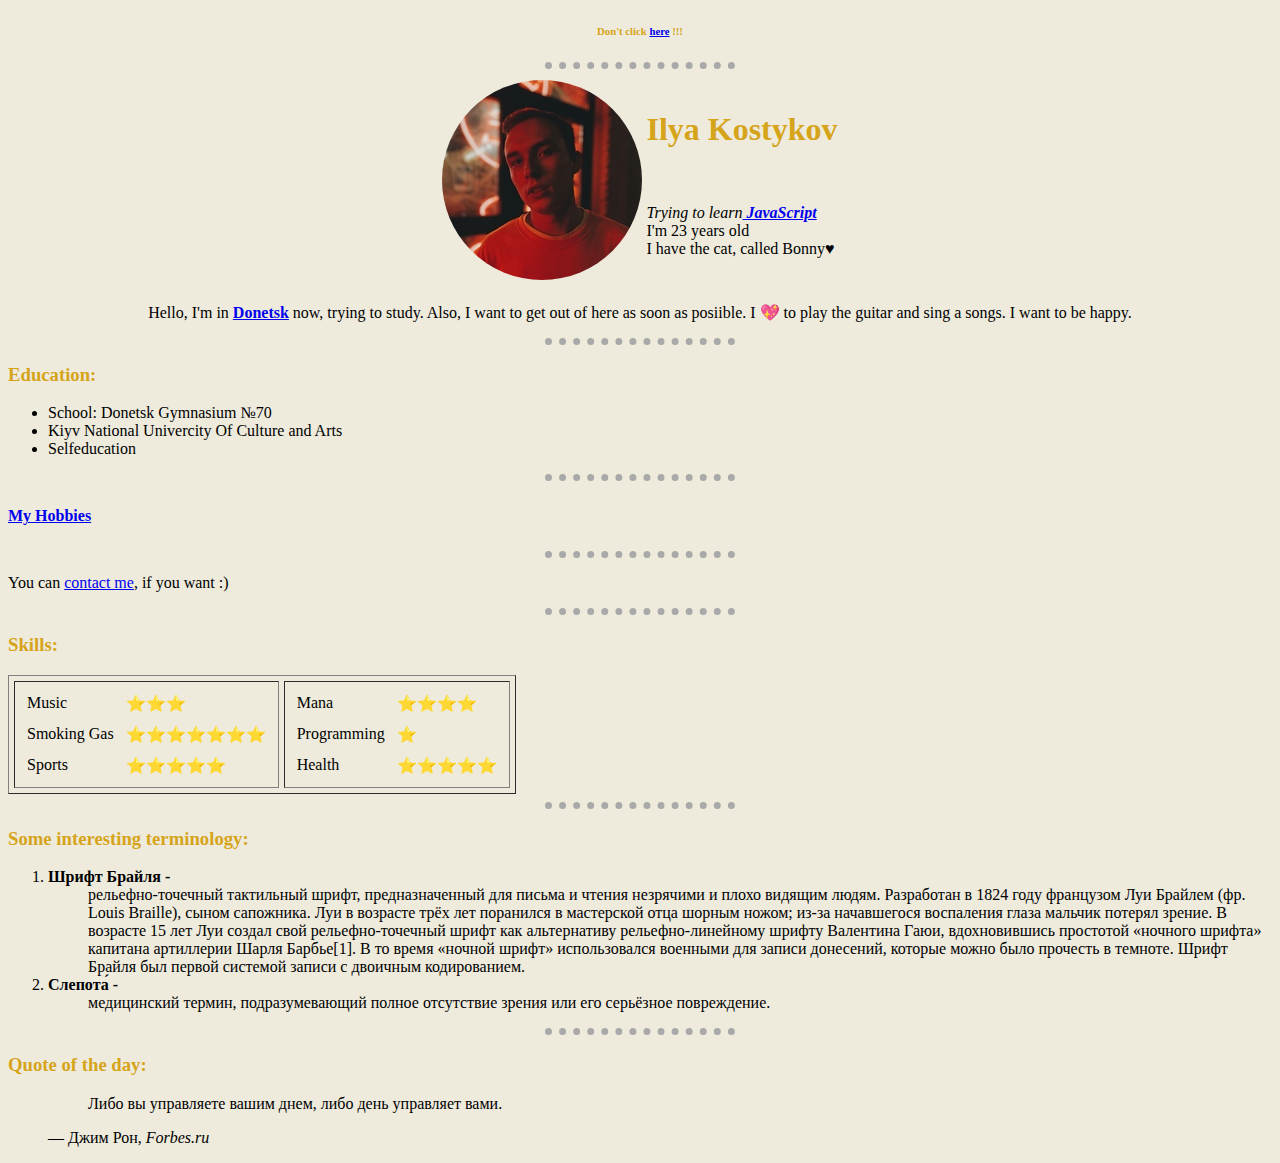
<file: index.html>
<!DOCTYPE html>
<html>

<head>
  <meta charset="utf-8">
  <title>Ilya's Personal Site</title>
  <link rel="stylesheet" href="css/styles.css">
</head>

<body>
  <center>
    <h6>Don't click <a href="doNotGoHere.html"><strong> here</strong></a> !!!</h6>
  </center>
  <hr><center>
    <table>
      <tbody>
        <tr>
          <td><img onclick="alert('Красивый парень!')" src="images/ME.png" alt="If you see it - you are badass!"></td>
          <td>
            <h1>Ilya Kostykov</h1>
            <br>
            <p>
              <em>Trying to learn<a href="https://ru.wikipedia.org/wiki/JavaScript"><strong> JavaScript</strong></a></em>
              <br>
              I'm 23 years old
              <br>
              I have the cat, called Bonny♥
            </p>
          </td>
        </tr>
      </tbody>
    </table>
  <p>
    Hello, I'm in <strong><a href="https://ru.wikipedia.org/wiki/%D0%94%D0%BE%D0%BD%D0%B5%D1%86%D0%BA">Donetsk</a></strong> now, trying to study. Also, I want to get out of here as soon as posiible. I 💖 to play the guitar and sing a songs. I want
    to
    be happy.
  </p>
  </center>
  <hr>
  <h3>Education:</h3>
  <ul>
    <li>School: Donetsk Gymnasium №70</li>
    <li>Kiyv National Univercity Of Culture and Arts</li>
    <li>Selfeducation</li>
  </ul><hr><br>
  <a href="hobbies.html"><strong>My Hobbies</strong></a>
  <br><br>
  <hr>
  <p>You can <a href="contactMe.html">contact me</a>, if you want :)</p>
  <hr>
  <h3>Skills:</h3>
  <table border="1" cellspacing='5'>
    <tbody>
      <tr>
        <td>
          <table cellspacing='10'>
            <tr>
              <td>Music</td>
              <td>⭐⭐⭐</td>
            </tr>
            <tr>
              <td>Smoking Gas</td>
              <td>⭐⭐⭐⭐⭐⭐⭐</td>
            </tr>
            <tr>
              <td>Sports</td>
              <td>⭐⭐⭐⭐⭐</td>
            </tr>
          </table>
        </td>
        <td>
          <table cellspacing='10'>
            <tr>
              <td>Mana</td>
              <td>⭐⭐⭐⭐</td>
            </tr>
            <tr>
            <td>Programming</td>
              <td>⭐</td>
            </tr>
            <tr>
              <td>Health</td>
              <td>⭐⭐⭐⭐⭐</td>
            </tr>
          </table>
        </td>
      </tr>
    </tbody>
  </table>
  <hr>
  <h3>Some interesting terminology:</h3>
  <ol>
    <li>
      <dl>
        <dt><strong>Шрифт Брайля -</strong></dt>
        <dd>рельефно-точечный тактильный шрифт, предназначенный для письма и чтения незрячими и плохо видящим людям. Разработан в 1824 году французом Луи Брайлем (фр. Louis Braille), сыном сапожника. Луи в возрасте трёх лет поранился в мастерской отца шорным ножом; из-за начавшегося воспаления глаза мальчик потерял зрение. В возрасте 15 лет Луи создал свой рельефно-точечный шрифт как альтернативу рельефно-линейному шрифту Валентина Гаюи, вдохновившись простотой «ночного шрифта» капитана артиллерии Шарля Барбье[1]. В то время «ночной шрифт» использовался военными для записи донесений, которые можно было прочесть в темноте. Шрифт Брайля был первой системой записи с двоичным кодированием.</dd>
      </dl>
    </li>
    <li>
      <dl>
        <dt><strong>Слепота́ -</strong></dt>
        <dd>медицинский термин, подразумевающий полное отсутствие зрения или его серьёзное повреждение.</dd>
      </dl>
    </li>
  </ol>
    <hr>
    <h3>Quote of the day:</h3>
    <figure>
      <blockquote cite="https://www.forbes.ru/forbeslife/dosug/262327-na-vse-vremena-100-vdokhnovlyayushchikh-tsitat">
        <p>Либо вы управляете вашим днем, либо день управляет вами.</p>
      </blockquote>
      <figcaption>— Джим Рон, <cite>Forbes.ru</cite>
    </figcaption>
    </figure>
</body> 

</html>
</file>
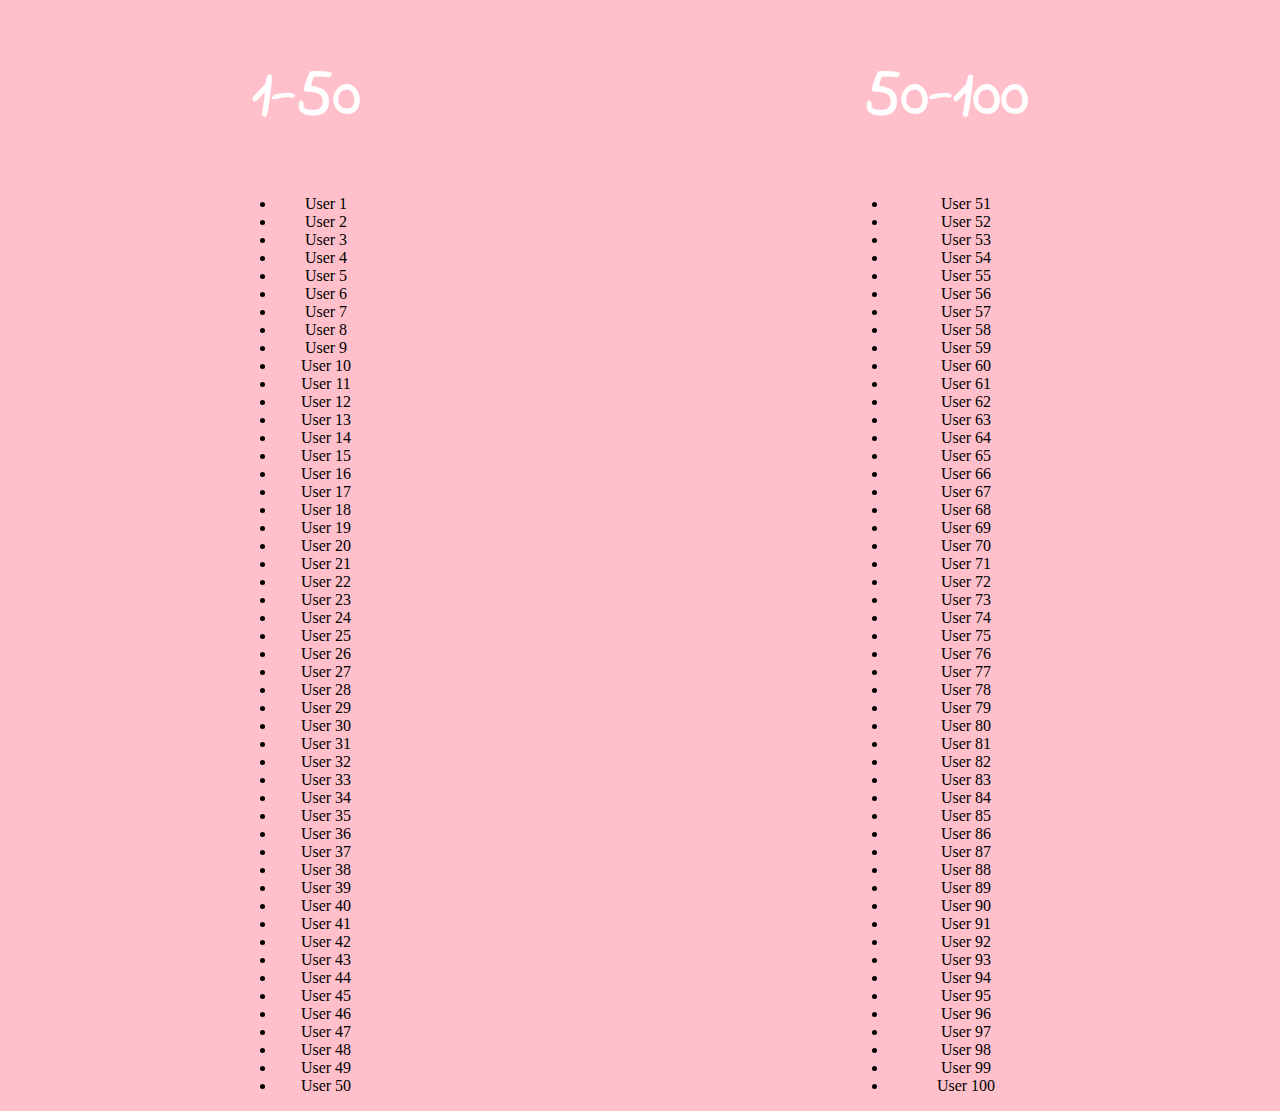
<file: TEST-5/index.html>
<!DOCTYPE html>
<html>
<head>
    <meta charset="UTF-8">
    <title>Document</title>
    <link rel="stylesheet" href="css/styles.css">
    <link href="https://fonts.googleapis.com/css2?family=Indie+Flower&display=swap" rel="stylesheet">
</head>

<body>
    <div class="wrapper">

        <div class="left-container-content">
            <h1>1-50</h1>
            <div class="left-container-list">
                <ul id="left-users-list"></ul>
            </div>
        </div>

        <div class="right-container-content">
            <h1>50-100</h1>
            <div class="right-container-list">
                <ul id="right-users-list"></ul>
            </div>
        </div>

    </div>
<script src="js/index.js"></script>
</body>
</html>
</file>
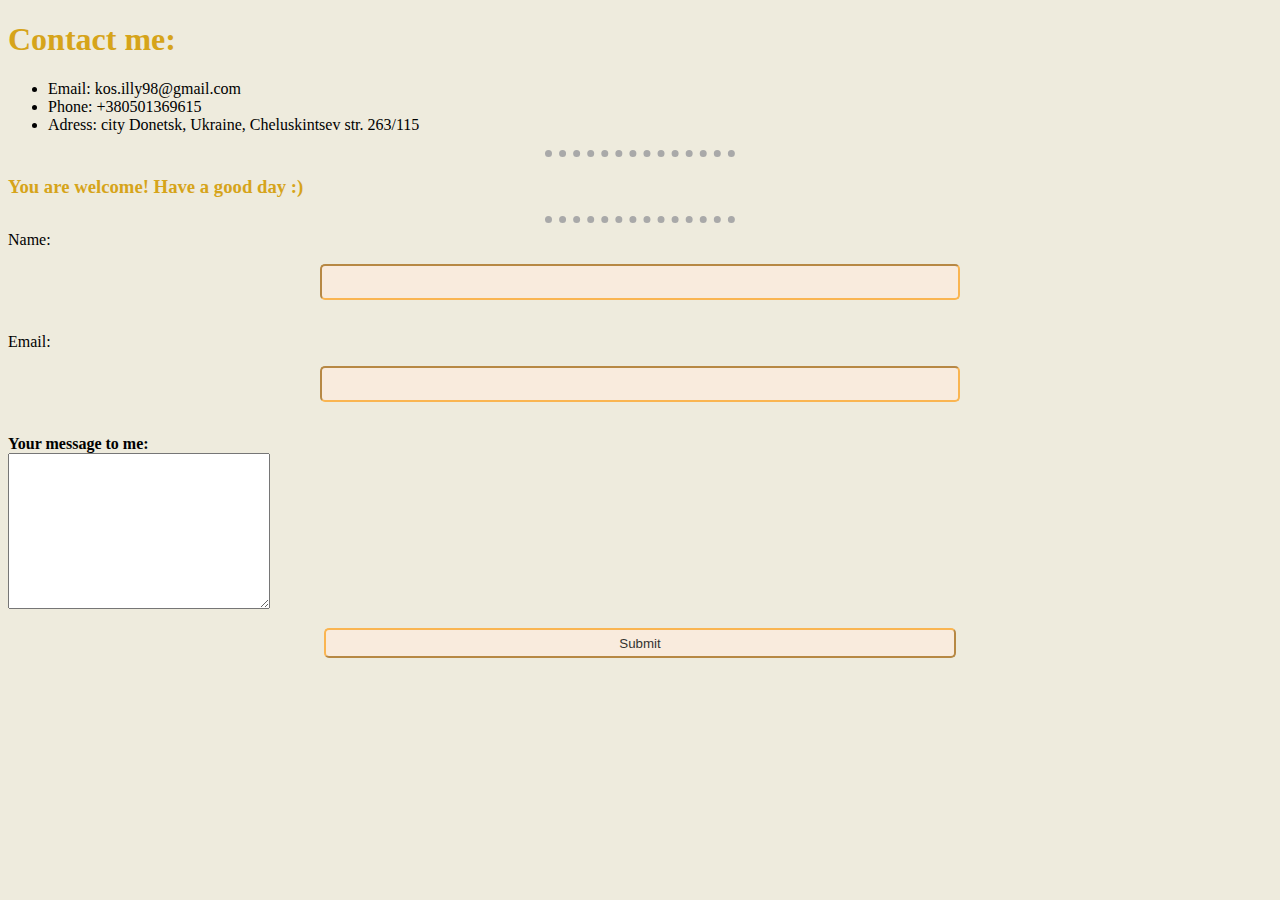
<file: contactMe.html>
<!DOCTYPE html>
<html>
  <head>
    <meta charset="utf-8" />
    <title>Contact Me</title>
    <link rel="stylesheet" href="css/styles.css" />
  </head>

  <body>
    <h1>Contact me:</h1>
    <ul>
      <li>Email: kos.illy98@gmail.com</li>
      <li>Phone: +380501369615</li>
      <li>Adress: city Donetsk, Ukraine, Cheluskintsev str. 263/115</li>
    </ul>
    <hr />
    <h3>You are welcome! Have a good day :)</h3>
    <hr />
    <form
      action="mailto:kos.illy98@gmail.com"
      method="POST"
      enctype="text/plain"
    >
      <label>Name:</label>
      <input type="text" name="YourName" value="" /><br />
      <label>Email:</label>
      <input type="email" name="YourEmail" value="" /><br />
      <label><strong>Your message to me:</strong></label
      ><br />
      <textarea name="YourMessage" cols="30" rows="10"></textarea><br />
      <input type="submit" />
    </form>
  </body>
</html>
</file>
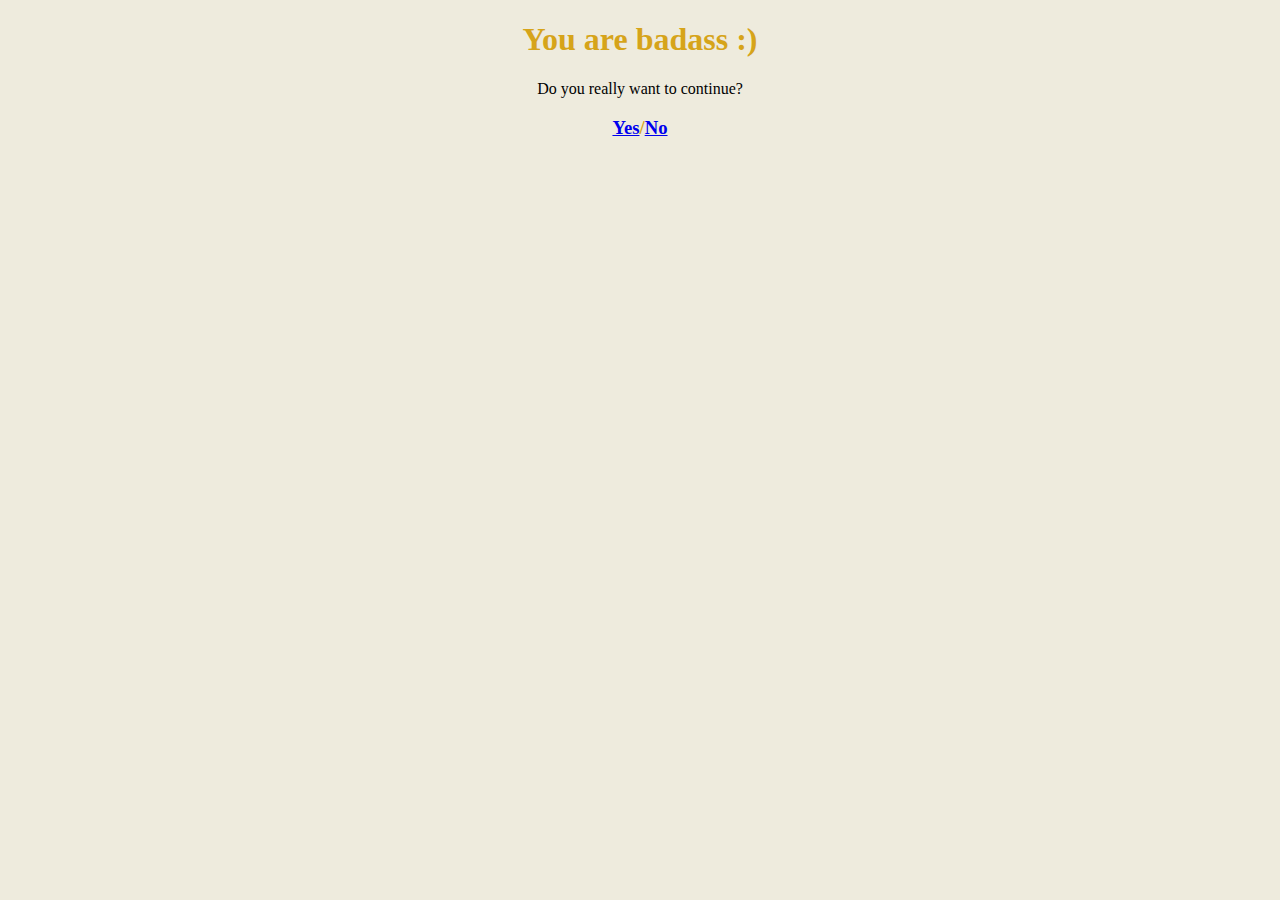
<file: doNotGoHere.html>
<!DOCTYPE html>
<html>

<head>
  <meta charset="utf-8">
  <title>Bad boy :)</title>
  <link rel="stylesheet" href="css/styles.css">
</head>

<body>
  <center>
    <h1>You are badass :)</h1>
    <p>Do you really want to continue?</p>
    <h3><a href="confirm.html">Yes</a>/<a href="index.html">No</a></h3>
</body>
</center>

</html>
</file>
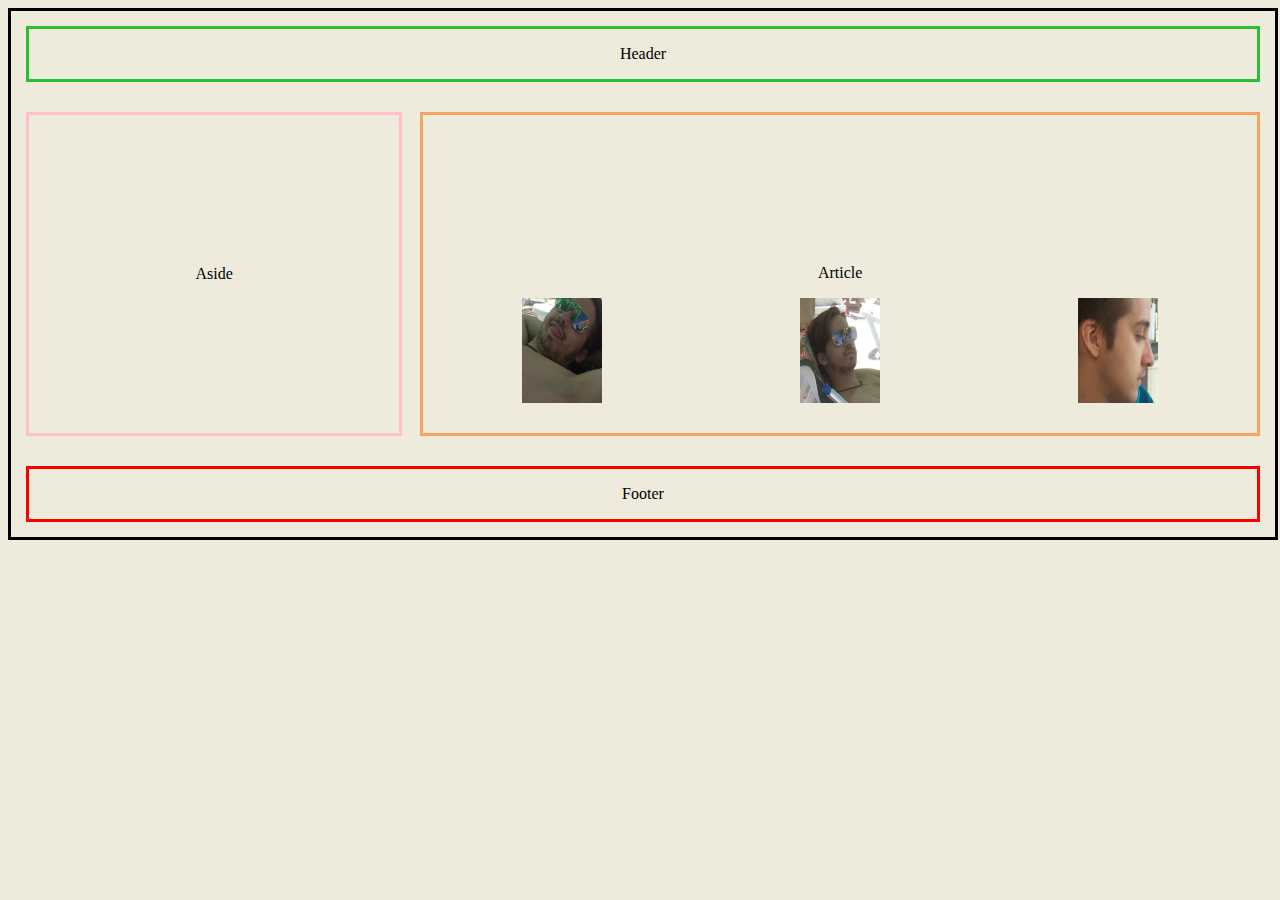
<file: flex.html>
<!DOCTYPE html>
<html>
  <head>
    <meta charset="UTF-8" />
    <title>Document</title>
    <link rel="stylesheet" href="css/styles.css" />
  </head>
  <body>
    <div class="container">
      <div class="container__content">
        <div class="content__header"><p>Header</p></div>
        <div class="content__body">
          <div class="body__aside"><p>Aside</p></div>
          <div class="body__article">
            <div class="article__container">
              <div class="article__title"><p>Article</p></div>
              <div class="image__container">
                <div class="image">
                  <img class="img" src="images/01.jpg" alt="" />
                </div>
                <div class="image">
                  <img class="img" src="images/02.jpg" alt="" />
                </div>
                <div class="image">
                  <img class="img" src="images/03.jpg" alt="" />
                </div>
              </div>
            </div>
          </div>
        </div>
        <div class="content__footer"><p>Footer</p></div>
      </div>
    </div>
  </body>
</html>
</file>
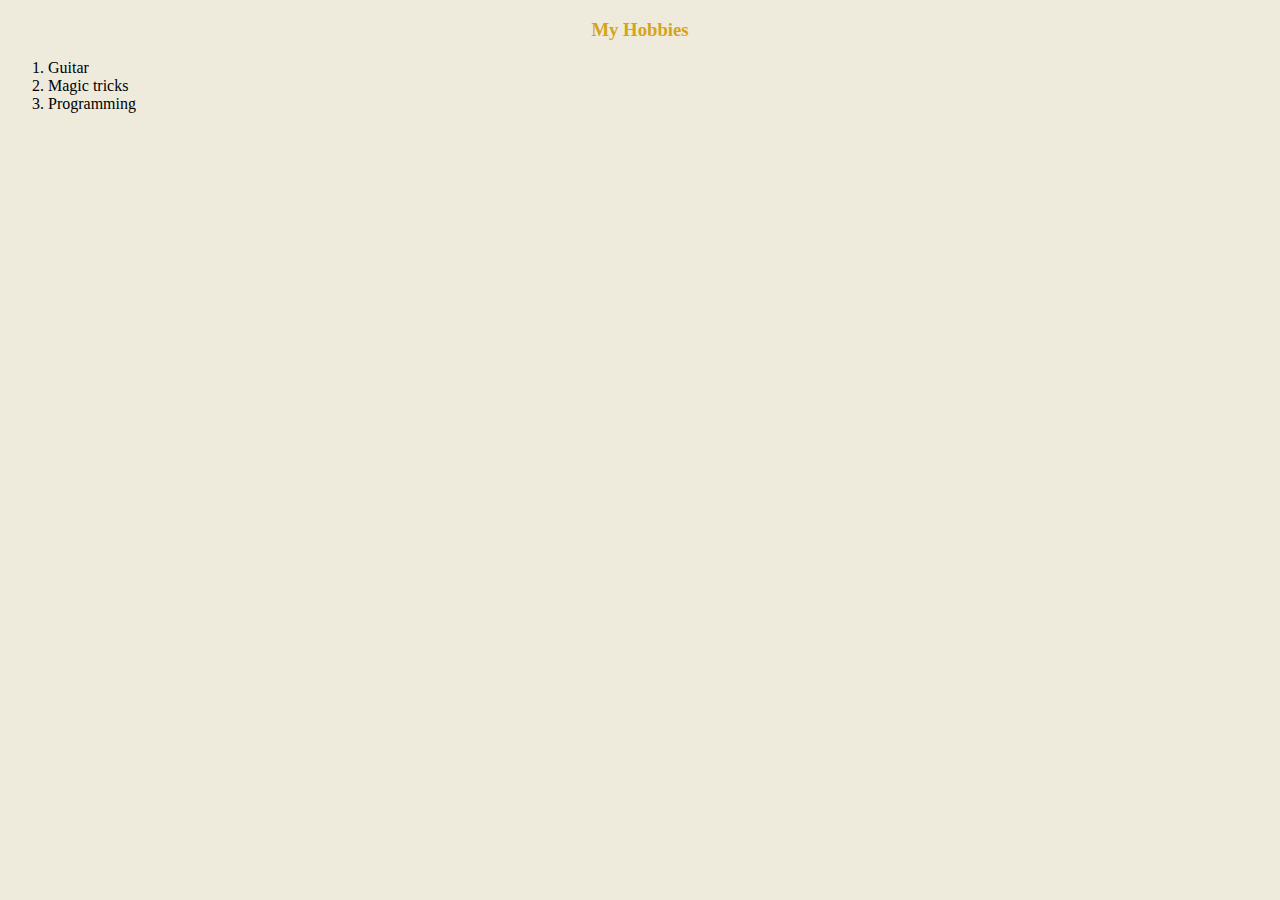
<file: hobbies.html>
<!DOCTYPE html>
<html>

<head>
  <meta charset="utf-8">
  
  <title>Hobbies</title>
  <link rel="stylesheet" href="css/styles.css">
</head>

<body>
  <center>
    <h3>My Hobbies</h3>
  </center>
  <ol>
    <li>Guitar</li>
    <li>Magic tricks</li>
    <li>Programming</li>
  </ol>
</body>

</html>
</file>
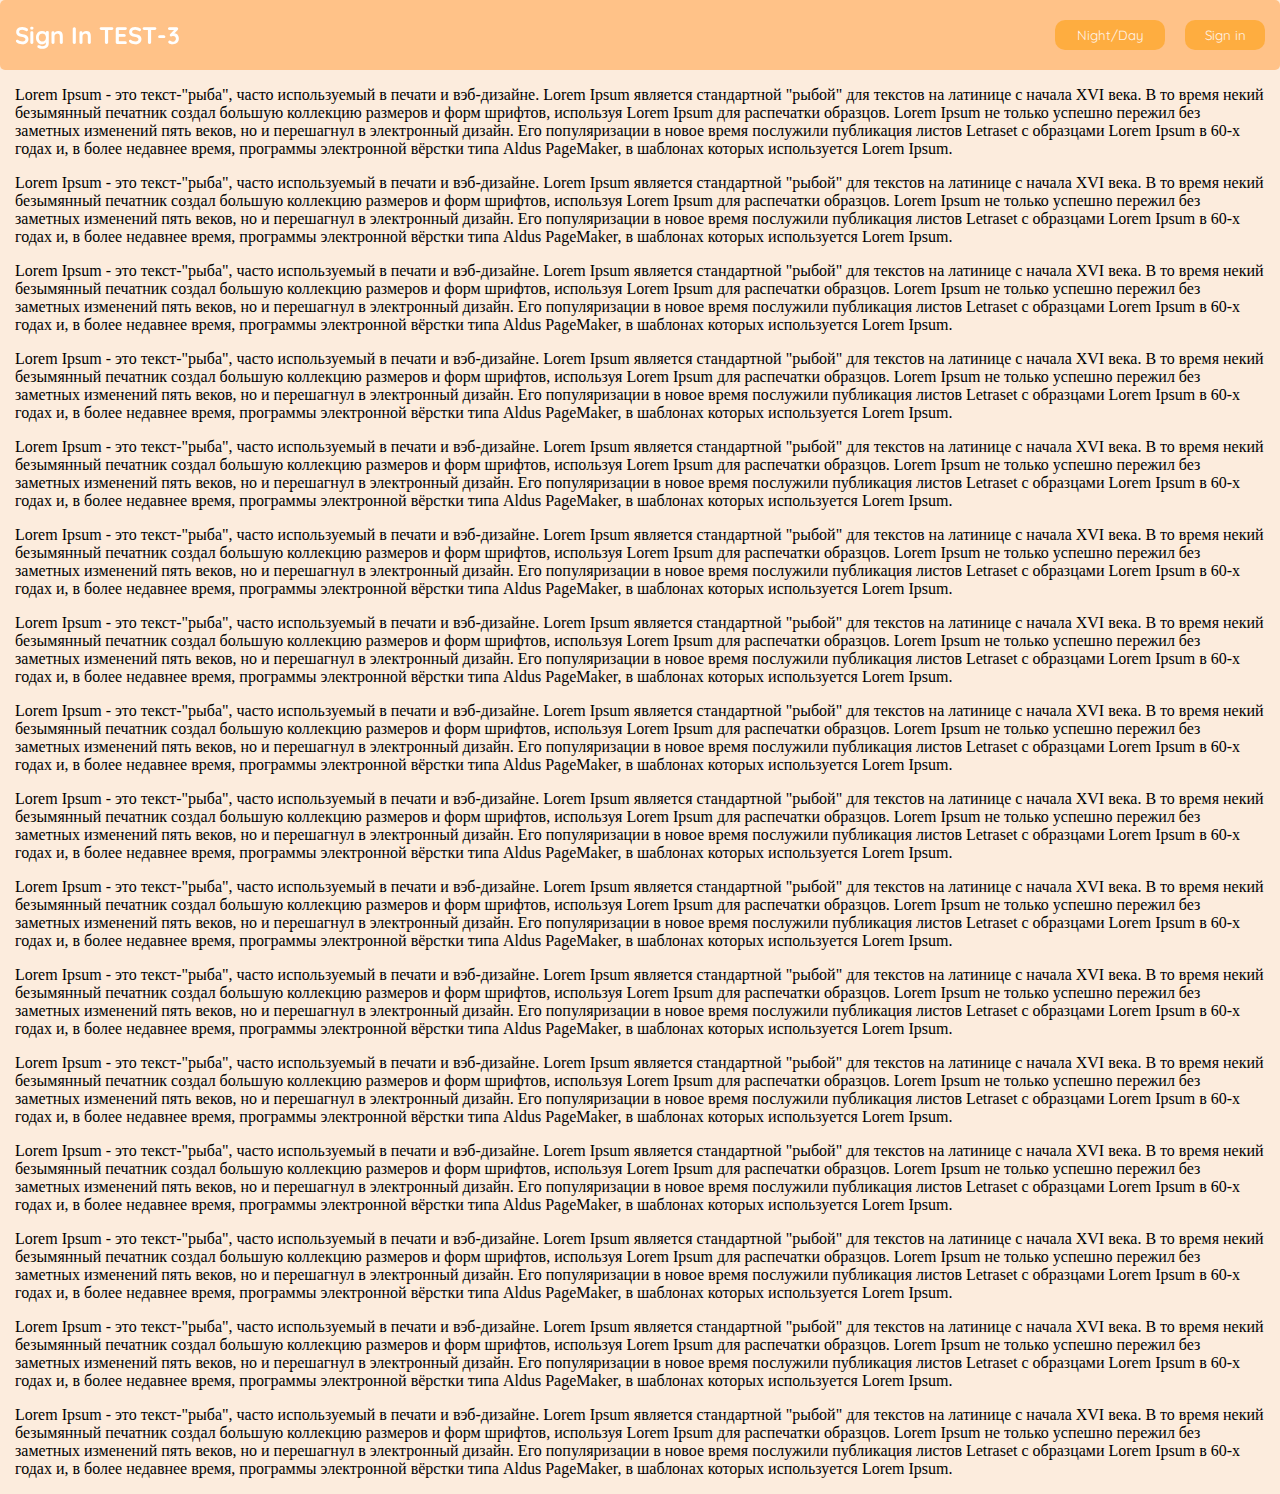
<file: logIn.html>
<!DOCTYPE html>
<html>
  <head>
    <meta charset="UTF-8" />
    <title>Document</title>
    <link rel="stylesheet" href="css/styles.css" />
    <link
      href="https://fonts.googleapis.com/css2?family=Quicksand:wght@300&family=Sacramento&display=swap"
      rel="stylesheet"
    />
  </head>
  <body class="sign-in__body">
    <div class="header__fixed">
      <header class="night__header">
        <div class="header__content">
          <h2 class="header__sign-in">Sign In TEST-3</h2>
          <button class="nightBtn" type="submit">Night/Day</button>
          <div class="hover__sign-in">
            <button id='signInBtn' type="submit" class="signinbtn">Sign in</button>
        </div>
      </header>
    </div>
    <div class="lorem-ipsum">
      <p class="lorem">
        Lorem Ipsum - это текст-"рыба", часто используемый в печати и
        вэб-дизайне. Lorem Ipsum является стандартной "рыбой" для текстов на
        латинице с начала XVI века. В то время некий безымянный печатник создал
        большую коллекцию размеров и форм шрифтов, используя Lorem Ipsum для
        распечатки образцов. Lorem Ipsum не только успешно пережил без заметных
        изменений пять веков, но и перешагнул в электронный дизайн. Его
        популяризации в новое время послужили публикация листов Letraset с
        образцами Lorem Ipsum в 60-х годах и, в более недавнее время, программы
        электронной вёрстки типа Aldus PageMaker, в шаблонах которых
        используется Lorem Ipsum.
      </p>
      <p class="lorem">
        Lorem Ipsum - это текст-"рыба", часто используемый в печати и
        вэб-дизайне. Lorem Ipsum является стандартной "рыбой" для текстов на
        латинице с начала XVI века. В то время некий безымянный печатник создал
        большую коллекцию размеров и форм шрифтов, используя Lorem Ipsum для
        распечатки образцов. Lorem Ipsum не только успешно пережил без заметных
        изменений пять веков, но и перешагнул в электронный дизайн. Его
        популяризации в новое время послужили публикация листов Letraset с
        образцами Lorem Ipsum в 60-х годах и, в более недавнее время, программы
        электронной вёрстки типа Aldus PageMaker, в шаблонах которых
        используется Lorem Ipsum.
      </p>
      <p class="lorem">
        Lorem Ipsum - это текст-"рыба", часто используемый в печати и
        вэб-дизайне. Lorem Ipsum является стандартной "рыбой" для текстов на
        латинице с начала XVI века. В то время некий безымянный печатник создал
        большую коллекцию размеров и форм шрифтов, используя Lorem Ipsum для
        распечатки образцов. Lorem Ipsum не только успешно пережил без заметных
        изменений пять веков, но и перешагнул в электронный дизайн. Его
        популяризации в новое время послужили публикация листов Letraset с
        образцами Lorem Ipsum в 60-х годах и, в более недавнее время, программы
        электронной вёрстки типа Aldus PageMaker, в шаблонах которых
        используется Lorem Ipsum.
      </p>
      <p class="lorem">
        Lorem Ipsum - это текст-"рыба", часто используемый в печати и
        вэб-дизайне. Lorem Ipsum является стандартной "рыбой" для текстов на
        латинице с начала XVI века. В то время некий безымянный печатник создал
        большую коллекцию размеров и форм шрифтов, используя Lorem Ipsum для
        распечатки образцов. Lorem Ipsum не только успешно пережил без заметных
        изменений пять веков, но и перешагнул в электронный дизайн. Его
        популяризации в новое время послужили публикация листов Letraset с
        образцами Lorem Ipsum в 60-х годах и, в более недавнее время, программы
        электронной вёрстки типа Aldus PageMaker, в шаблонах которых
        используется Lorem Ipsum.
      </p>
      <p class="lorem">
        Lorem Ipsum - это текст-"рыба", часто используемый в печати и
        вэб-дизайне. Lorem Ipsum является стандартной "рыбой" для текстов на
        латинице с начала XVI века. В то время некий безымянный печатник создал
        большую коллекцию размеров и форм шрифтов, используя Lorem Ipsum для
        распечатки образцов. Lorem Ipsum не только успешно пережил без заметных
        изменений пять веков, но и перешагнул в электронный дизайн. Его
        популяризации в новое время послужили публикация листов Letraset с
        образцами Lorem Ipsum в 60-х годах и, в более недавнее время, программы
        электронной вёрстки типа Aldus PageMaker, в шаблонах которых
        используется Lorem Ipsum.
      </p>
      <p class="lorem">
        Lorem Ipsum - это текст-"рыба", часто используемый в печати и
        вэб-дизайне. Lorem Ipsum является стандартной "рыбой" для текстов на
        латинице с начала XVI века. В то время некий безымянный печатник создал
        большую коллекцию размеров и форм шрифтов, используя Lorem Ipsum для
        распечатки образцов. Lorem Ipsum не только успешно пережил без заметных
        изменений пять веков, но и перешагнул в электронный дизайн. Его
        популяризации в новое время послужили публикация листов Letraset с
        образцами Lorem Ipsum в 60-х годах и, в более недавнее время, программы
        электронной вёрстки типа Aldus PageMaker, в шаблонах которых
        используется Lorem Ipsum.
      </p>
      <p class="lorem">
        Lorem Ipsum - это текст-"рыба", часто используемый в печати и
        вэб-дизайне. Lorem Ipsum является стандартной "рыбой" для текстов на
        латинице с начала XVI века. В то время некий безымянный печатник создал
        большую коллекцию размеров и форм шрифтов, используя Lorem Ipsum для
        распечатки образцов. Lorem Ipsum не только успешно пережил без заметных
        изменений пять веков, но и перешагнул в электронный дизайн. Его
        популяризации в новое время послужили публикация листов Letraset с
        образцами Lorem Ipsum в 60-х годах и, в более недавнее время, программы
        электронной вёрстки типа Aldus PageMaker, в шаблонах которых
        используется Lorem Ipsum.
      </p>
      <p class="lorem">
        Lorem Ipsum - это текст-"рыба", часто используемый в печати и
        вэб-дизайне. Lorem Ipsum является стандартной "рыбой" для текстов на
        латинице с начала XVI века. В то время некий безымянный печатник создал
        большую коллекцию размеров и форм шрифтов, используя Lorem Ipsum для
        распечатки образцов. Lorem Ipsum не только успешно пережил без заметных
        изменений пять веков, но и перешагнул в электронный дизайн. Его
        популяризации в новое время послужили публикация листов Letraset с
        образцами Lorem Ipsum в 60-х годах и, в более недавнее время, программы
        электронной вёрстки типа Aldus PageMaker, в шаблонах которых
        используется Lorem Ipsum.
      </p>
      <p class="lorem">
        Lorem Ipsum - это текст-"рыба", часто используемый в печати и
        вэб-дизайне. Lorem Ipsum является стандартной "рыбой" для текстов на
        латинице с начала XVI века. В то время некий безымянный печатник создал
        большую коллекцию размеров и форм шрифтов, используя Lorem Ipsum для
        распечатки образцов. Lorem Ipsum не только успешно пережил без заметных
        изменений пять веков, но и перешагнул в электронный дизайн. Его
        популяризации в новое время послужили публикация листов Letraset с
        образцами Lorem Ipsum в 60-х годах и, в более недавнее время, программы
        электронной вёрстки типа Aldus PageMaker, в шаблонах которых
        используется Lorem Ipsum.
      </p>
      <p class="lorem">
        Lorem Ipsum - это текст-"рыба", часто используемый в печати и
        вэб-дизайне. Lorem Ipsum является стандартной "рыбой" для текстов на
        латинице с начала XVI века. В то время некий безымянный печатник создал
        большую коллекцию размеров и форм шрифтов, используя Lorem Ipsum для
        распечатки образцов. Lorem Ipsum не только успешно пережил без заметных
        изменений пять веков, но и перешагнул в электронный дизайн. Его
        популяризации в новое время послужили публикация листов Letraset с
        образцами Lorem Ipsum в 60-х годах и, в более недавнее время, программы
        электронной вёрстки типа Aldus PageMaker, в шаблонах которых
        используется Lorem Ipsum.
      </p>
      <p class="lorem">
        Lorem Ipsum - это текст-"рыба", часто используемый в печати и
        вэб-дизайне. Lorem Ipsum является стандартной "рыбой" для текстов на
        латинице с начала XVI века. В то время некий безымянный печатник создал
        большую коллекцию размеров и форм шрифтов, используя Lorem Ipsum для
        распечатки образцов. Lorem Ipsum не только успешно пережил без заметных
        изменений пять веков, но и перешагнул в электронный дизайн. Его
        популяризации в новое время послужили публикация листов Letraset с
        образцами Lorem Ipsum в 60-х годах и, в более недавнее время, программы
        электронной вёрстки типа Aldus PageMaker, в шаблонах которых
        используется Lorem Ipsum.
      </p>
      <p class="lorem">
        Lorem Ipsum - это текст-"рыба", часто используемый в печати и
        вэб-дизайне. Lorem Ipsum является стандартной "рыбой" для текстов на
        латинице с начала XVI века. В то время некий безымянный печатник создал
        большую коллекцию размеров и форм шрифтов, используя Lorem Ipsum для
        распечатки образцов. Lorem Ipsum не только успешно пережил без заметных
        изменений пять веков, но и перешагнул в электронный дизайн. Его
        популяризации в новое время послужили публикация листов Letraset с
        образцами Lorem Ipsum в 60-х годах и, в более недавнее время, программы
        электронной вёрстки типа Aldus PageMaker, в шаблонах которых
        используется Lorem Ipsum.
      </p>
      <p class="lorem">
        Lorem Ipsum - это текст-"рыба", часто используемый в печати и
        вэб-дизайне. Lorem Ipsum является стандартной "рыбой" для текстов на
        латинице с начала XVI века. В то время некий безымянный печатник создал
        большую коллекцию размеров и форм шрифтов, используя Lorem Ipsum для
        распечатки образцов. Lorem Ipsum не только успешно пережил без заметных
        изменений пять веков, но и перешагнул в электронный дизайн. Его
        популяризации в новое время послужили публикация листов Letraset с
        образцами Lorem Ipsum в 60-х годах и, в более недавнее время, программы
        электронной вёрстки типа Aldus PageMaker, в шаблонах которых
        используется Lorem Ipsum.
      </p>
      <p class="lorem">
        Lorem Ipsum - это текст-"рыба", часто используемый в печати и
        вэб-дизайне. Lorem Ipsum является стандартной "рыбой" для текстов на
        латинице с начала XVI века. В то время некий безымянный печатник создал
        большую коллекцию размеров и форм шрифтов, используя Lorem Ipsum для
        распечатки образцов. Lorem Ipsum не только успешно пережил без заметных
        изменений пять веков, но и перешагнул в электронный дизайн. Его
        популяризации в новое время послужили публикация листов Letraset с
        образцами Lorem Ipsum в 60-х годах и, в более недавнее время, программы
        электронной вёрстки типа Aldus PageMaker, в шаблонах которых
        используется Lorem Ipsum.
      </p>
      <p class="lorem">
        Lorem Ipsum - это текст-"рыба", часто используемый в печати и
        вэб-дизайне. Lorem Ipsum является стандартной "рыбой" для текстов на
        латинице с начала XVI века. В то время некий безымянный печатник создал
        большую коллекцию размеров и форм шрифтов, используя Lorem Ipsum для
        распечатки образцов. Lorem Ipsum не только успешно пережил без заметных
        изменений пять веков, но и перешагнул в электронный дизайн. Его
        популяризации в новое время послужили публикация листов Letraset с
        образцами Lorem Ipsum в 60-х годах и, в более недавнее время, программы
        электронной вёрстки типа Aldus PageMaker, в шаблонах которых
        используется Lorem Ipsum.
      </p>
      <p class="lorem">
        Lorem Ipsum - это текст-"рыба", часто используемый в печати и
        вэб-дизайне. Lorem Ipsum является стандартной "рыбой" для текстов на
        латинице с начала XVI века. В то время некий безымянный печатник создал
        большую коллекцию размеров и форм шрифтов, используя Lorem Ipsum для
        распечатки образцов. Lorem Ipsum не только успешно пережил без заметных
        изменений пять веков, но и перешагнул в электронный дизайн. Его
        популяризации в новое время послужили публикация листов Letraset с
        образцами Lorem Ipsum в 60-х годах и, в более недавнее время, программы
        электронной вёрстки типа Aldus PageMaker, в шаблонах которых
        используется Lorem Ipsum.
      </p>
    </div>
    <div class="bg-modal">
      <div class="modal-content">
        <img id='login-image' class="login__img" src="images/login.png" alt="">
        <form action="">
          <input class='nightInput' type="email" placeholder="E-mail">
          <input class='nightInput' type="password" placeholder="Password">
          <button type="submit" class="signinbtn">Submit</button>
          <div class="close__button">+</div>
        </form>
      </div>
    </div>
    <script src="js/index.js"></script>
  </body>
</html>
</file>
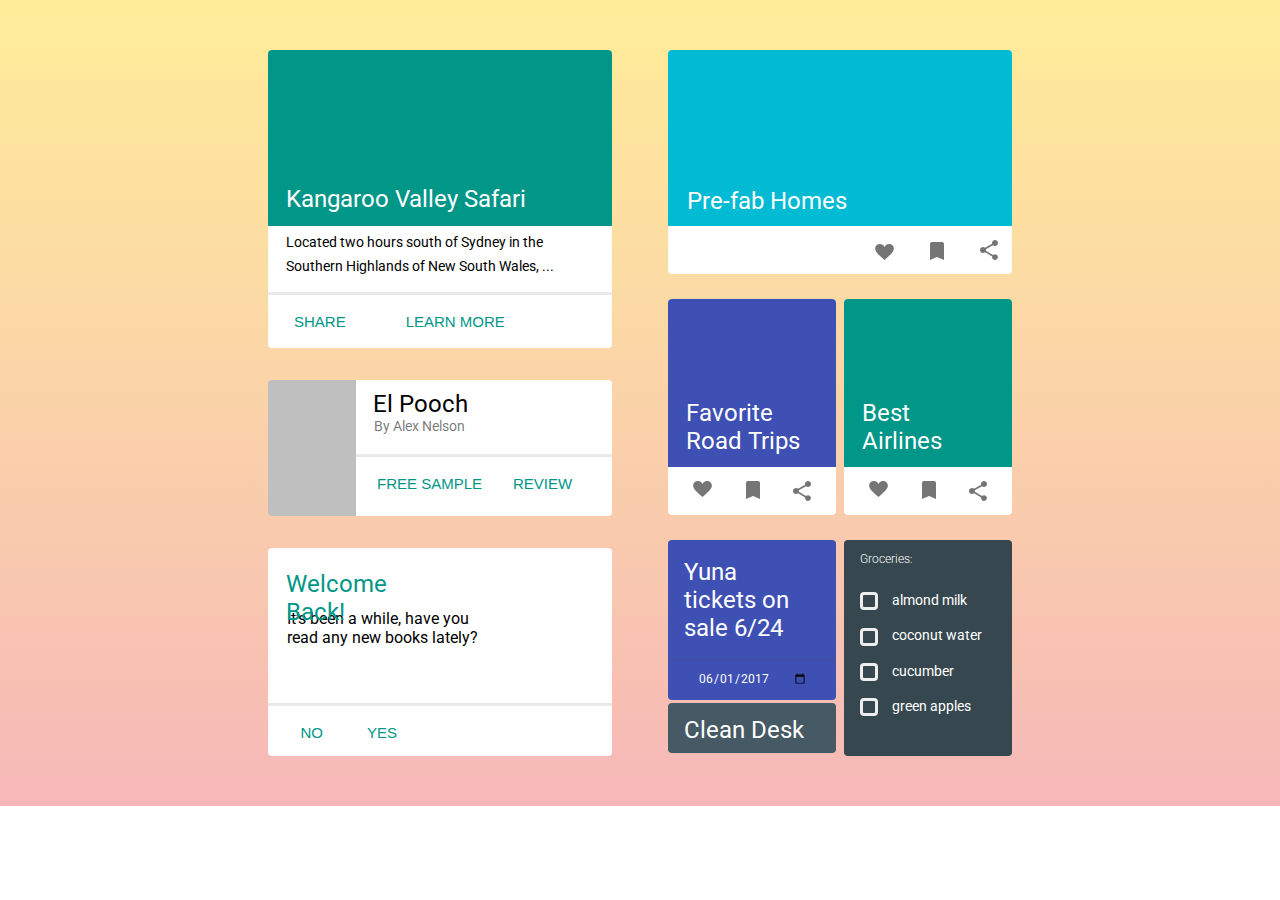
<file: TEST-4/TEST-4.html>
<!DOCTYPE html>
<html>
  <head>
    <meta charset="UTF-8">
    <title>TEST-4</title>
    <link rel="stylesheet" href="css/styles.css">
    <link rel="stylesheet" href="https://fonts.googleapis.com/css2?family=Roboto:wght@300;400;500&display=swap">
  </head>

  <body>
    <div class="wrapper">

      <!-- Big left column container -->

      <div class="left-column">

        <!-- Kangaroo Valley Safari container -->

        <div id="first-container" class="container-left-first">
          <div class="first-top">
            <img class="first-container-img" src="images/image1.png" alt="">
            <h1 class="first-top-header">Kangaroo Valley Safari</h1>
          </div>
          <div class="first-bottom">
            <p>
              Located two hours south of Sydney in the Southern Highlands of New
              South Wales, ...
            </p>

            <hr>

            <div class="first-buttons">
              <button id="share-button" class="button">SHARE</button>
              <button id="learnmore-button" class="button">LEARN MORE</button>
            </div>
          </div>
        </div>

        <!-- EL Pooch container -->

        <div id="second-container" class="container-left-second">
          <div class="second-image">
            <img class="second-img" src="images/image2.png" alt="">
          </div>
          <div class="second-text">
            <h1>El Pooch</h1>
            <h3>By Alex Nelson</h3>

            <hr>

            <div class="second-buttons">
              <button id="freesample-button" class="button">FREE SAMPLE</button>
              <button id="review-button" class="button">REVIEW</button>
            </div>
          </div>
        </div>

        <!-- Welcome Back! container -->

        <div id="third-container" class="container-left-third">
          <div class="third-top">
            <h1>Welcome Back!</h1>
            <p>It’s been a while, have you read any new books lately?</p>
          </div>

          <hr>

          <div class="third-buttons">
            <button id="no-button" class="button">NO</button>
            <button id="yes-button" class="button">YES</button>
          </div>
        </div>
      </div>

      <!-- Big right column container -->

      <div class="right-column">

        <!-- Pre-fab Homes container -->

        <div class="container-right-first">
          <div class="right-first-top">
            <img class="right-first-img" src="images/image3.png" alt="">
            <h1>Pre-fab Homes</h1>
          </div>
          <div class="right-first-buttons">
            <a href="TEST-4.html"><img src="images/heart.svg" alt="" /></a>
            <a href="TEST-4.html"><img src="images/flag.svg" alt="" /></a>
            <a href="TEST-4.html"><img src="images/share.svg" alt="" /></a>
          </div>
        </div>

        <!-- Second section which contains two sub-containers -->

        <div class="container-right-second">

          <!-- Favorite Road Trips container -->

          <div class="right-second-left">
            <div class="second-left-top">
              <img class="second-left-img" src="images/image4.png" alt="">
              <h1>Favorite Road Trips</h1>
            </div>
            <div class="second-container-buttons">
              <a href="TEST-4.html"><img src="images/heart.svg" alt="" /></a>
              <a href="TEST-4.html"><img src="images/flag.svg" alt="" /></a>
              <a href="TEST-4.html"><img src="images/share.svg" alt="" /></a>
            </div>
          </div>

          <!-- Best Airlines container -->

          <div class="right-second-right">
            <div class="second-right-top">
              <img class="second-right-img" src="images/image5.png" alt="">
              <h1>Best Airlines</h1>
            </div>
            <div class="second-container-buttons">
              <a href="TEST-4.html"><img src="images/heart.svg" alt="" /></a>
              <a href="TEST-4.html"><img src="images/flag.svg" alt="" /></a>
              <a href="TEST-4.html"><img src="images/share.svg" alt="" /></a>
            </div>
          </div>
        </div>

        <!-- Third container from the right column which contains three sub-containers -->

        <div class="container-right-third">
          <div class="right-third-left_container">
            
            <!-- Yuna tickets container -->

            <div class="left-top-container">
              <div class="left-top-heading">
                <h1>Yuna tickets on sale 6/24</h1>
              </div>

              <hr>

              <div class="left-top-date">
                <input id="date" type="date" value="2017-06-01">
              </div>

              <!-- Clean Desk container -->

              <div class="left-bottom-container">
                <h1>Clean Desk</h1>
              </div>
            </div>
          </div>

          <!-- Grosseries container -->

          <div class="right-third-right_container">
            
            <h4>Groceries:</h4>
            <div class="wrapper-block-input">

              <div class="block-input">
                <div class="checkbox">
                  <input type="checkbox" id="checkbox-one">
                  <label for="checkbox-one">almond milk</label>
                </div>
              </div>

              <div class="block-input">
                <div class="checkbox-two">
                  <input type="checkbox" id="checkbox-two">
                  <label for="checkbox-two">coconut water</label>
                </div>
              </div>

              <div class="block-input">
                <div class="checkbox-three">
                  <input type="checkbox" id="checkbox-three">
                  <label for="checkbox-three">cucumber</label>
                </div>
              </div>

              <div class="block-input">
                <div class="checkbox-four">
                  <input type="checkbox" id="checkbox-four">
                  <label for="checkbox-four">green apples</label>
                </div>
              </div>
            </div>
            <div class="three-two-location"></div>
          </div>
        </div>
      </div>
    </div>
    <script src="js/script.js"></script>
  </body>
</html>
</file>
<file: css/styles.css>
body {
  background-color: #eeebdd;
}

hr {
  border-bottom: dotted;
  border-left: none;
  border-top: none;
  border-right: none;
  border-color: darkgrey;
  border-width: 7px;
  width: 15%;
}

h1,
h2,
h3,
h4,
h5,
h6 {
  color: #d6a41a;
}

a:hover {
  color: red;
}

.round-img {
  border-radius: 50%;
}

/*       TEST-2       */

.content__heading {
  color: white;
  margin: 0;
}

.container {
  border: solid black;
  width: 100%;
  display: flex;
  flex-direction: column;
}

.container__content {
  margin: 15px;
  min-height: 450px;
  display: flex;
  flex-direction: column;
  justify-content: space-between;
}

.content__header {
  border: solid rgb(42, 190, 55);
  display: flex;
  justify-content: center;
  align-items: center;
  margin-bottom: 30px;
}

.content__body {
  min-height: 300px;
  display: flex;
  justify-content: space-between;
}

.body__aside {
  border: solid pink;
  width: 30%;
  display: flex;
  justify-content: center;
  align-items: center;
}

.body__article {
  border: solid sandybrown;
  width: calc(70% - 30px);
  display: flex;
  flex-direction: column;
  justify-content: center;
}

.article__container {
  display: flex;
  flex-direction: column;
  align-items: center;
  padding-top: 120px;
  padding-bottom: 30px;
}

.article__title {
  padding-top: 13px;
}

.image__container {
  width: 100%;
  display: flex;
  justify-content: space-around;
}

.image {
  width: 80px;
  height: 105px;
}

.img {
  width: 80px;
  height: 105px;
}

.content__footer {
  border: solid rgb(255, 0, 0);
  display: flex;
  justify-content: center;
  align-items: center;
  margin-top: 30px;
}

@media screen and (max-width: 600px) {
  .image__container {
    flex-direction: column;
    align-items: center;
    justify-content: space-around;
  }
  .image {
    margin: 10px;
  }
}

/*    TEST-3      */

.sign-in__body {
  margin: 0;
  background-color: #fcecdd;
  transition: 0.5s;
}

.header__fixed {
  min-width: 100%;
  position: fixed;
  top: 0;
}

header {
  background-color: #ffc288;
  padding: 0 15px;
  font-family: "Quicksand", sans-serif;
  border-radius: 5px;
}

.header__content {
  display: flex;
  justify-content: space-between;
  position: relative;
}

.header__sign-in {
  align-self: flex-start;
  color: white;
}

.signinbtn {
  background-color: #fea82f;
  width: 80px;
  height: 30px;
  margin-top: 20px;
  border: none;
  border-radius: 10px;
  cursor: pointer;
  font-family: "Quicksand", sans-serif;
  color: white;
  opacity: 0.8;
}

button:hover {
  opacity: 1;
}

.nightBtn {
  background-color: #fea82f;
  color: white;
  font-family: "Quicksand", sans-serif;
  cursor: pointer;
  top: 20px;
  right: 100px;
  height: 30px;
  width: 110px;
  border: none;
  border-radius: 10px;
  opacity: 0.8;
  position: absolute;
}

.bg-modal {
  width: 100%;
  height: 100%;
  background-color: rgba(0, 0, 0, 0.7);
  position: fixed;
  top: 0;
  justify-content: center;
  align-items: center;
  display: none;
}

.visible {
  display: flex;
}

.modal-content {
  width: 500px;
  height: 230px;
  background-color: #fcecdd;
  border-radius: 10px;
  text-align: center;
  padding: 20px;
  position: relative;
}

.login__img {
  width: 50px;
  height: 50px;
}

input {
  width: 50%;
  height: 30px;
  display: block;
  margin: 15px auto;
  border-color: #fea82f;
  border-radius: 5px;
  opacity: 0.8;
  background-color: #fcecdd;
}

.close__button {
  position: absolute;
  right: 20px;
  top: 5px;
  font-size: 35px;
  color: #fea82f;
  opacity: 0.8;
  transform: rotate(45deg);
}

.close__button:hover {
  opacity: 1;
  cursor: pointer;
}

/*<p>*/

.lorem {
  color: black;
}

.lorem-ipsum {
  margin: 86.225px 15px 0 15px;
}

/*   night theme   */

.night-body {
  background-color: #393e46;
  transition: 0.5s;
}

.night-body header {
  background-color: #aad8d3;
}

.night-body .signinbtn {
  background-color: #00adb5;
}

.night-body .nightBtn {
  background-color: #00adb5;
}

.night-body .close__button {
  color: #00adb5;
}

.night-body input {
  background-color: #aad8d3;
  border-color: #00adb5;
}

.night-body p {
  color: white;
}

.night-body  .modal-content {
  background-color: #aad8d3;
}
</file>
<file: TEST-5/css/styles.css>
body {
    margin: 0;
    background-color: pink;

    text-align: center;
}

.wrapper {
    display: flex;
    justify-content: space-around;
}

h1 {
    padding: 0.5rem 1rem;
    
    font-family: 'Indie Flower', cursive;
    font-size: 4rem;

    color: white;
}
</file>
<file: TEST-4/css/styles.css>
body {
  margin: 0;
}

.wrapper {
  background: linear-gradient(#ffed99, #f6b8b8);
  padding: 50px 0 50px 0;
  font-family: "Roboto", sans-serif;
  display: flex;
  justify-content: center;
  width: 100%;
}

.left-column {
  margin-right: 28px;
}

.right-column {
  margin-left: 28px;
}

/* JavaScript */

.invisible-container {
  display: none;
}

/* Kangaroo Valley Safari container */

.container-left-first {
  position: relative;

  display: block;
  width: 344px;

  background-color: white;
  border-radius: 4px;
}

.invisible-container {
  display: none;
}

.first-container-img {
  border-top-left-radius: 4px;
  border-top-right-radius: 4px;
}

.first-top-header {
  position: absolute;
  top: 137px;
  right: 84px;
  bottom: 15px;
  left: 18px;
  
  margin: 0;
  width: 242px;
  height: 24px;

  font-family: Roboto;
  font-style: normal;
  font-weight: normal;
  font-size: 24px;
  line-height: 24px;

  color: #ffffff;
}

.first-bottom p {
  margin-left: 18px;
  margin-top: 0;
  width: 311px;
  height: 48px;

  font-family: Roboto;
  font-style: normal;
  font-weight: normal;
  font-size: 14px;
  line-height: 24px;
}

hr {
  margin: 0;
  
  border-left: none;
  border-top: none;
  border-right: none;
  border-width: 3px;
  border-color: rgba(0, 0, 0, 0.12);
}

.first-buttons {
  padding-bottom: 17px;
  padding-top: 17px;
}

.first-buttons button {
  position: relative;

  margin: 0 24px 0 20px;

  font-size: 15px;
  font-weight: 500;
  
  color: #009688;
  background-color: white; 
  border: none;
  text-decoration: none;
  cursor: pointer;
}

/* El Pooch container */

.container-left-second {
  width: 344px;
  height: 136px;
  
  background-color: white;
  border-radius: 4px;
}

.second-image {
  float: left;
}

.second-img {
  border-top-left-radius: 4px;
  border-bottom-left-radius: 4px;
}

.second-text {
  padding-left: 87px;
}

.container-left-second h1 {
  margin-top: 32px;
  margin-left: 18px;
  margin-bottom: 0;
  padding-top: 10px;

  font-size: 24px;
  font-weight: 400;
}

.container-left-second h3 {
  margin: 0 0 19.5px 0;
  padding-left: 19px;

  font-size: 14px;
  font-weight: 400;

  color: rgba(0, 0, 0, 0.543846);
}

.second-buttons {
  margin-top: 17px;
}

.second-buttons button {
  position: relative;
  
  padding-left: 21px;

  font-size: 15px;
  font-weight: 500;
  
  color: #009688;
  background-color: white;
  border: none;
  text-decoration: none;
  cursor: pointer;
}

/* Welcome Back! container */

.container-left-third {
  position: relative;
  
  width: 344px;
  height: 208px;
  margin-top: 32px;
  
  background-color: white;
  border-radius: 4px;
}

.container-left-third h1 {
  position: absolute;
  top: 22px;
  right: 161px;
  bottom: 157px;
  left: 18px;

  margin: 0;

  font-size: 24px;
  font-weight: 400;
  line-height: 28px;

  color: #009688;
}

.third-top p {
  width: 204px;
  height: 48px;
  padding: 61px 0 0 19px;
  margin-bottom: 45.5px;
}

.third-buttons {
  margin-left: 32.5px;
  margin-top: 17px;
}

.third-buttons button {
  position: relative;

  padding: 0;
  margin-right: 40px;

  font-size: 15px;
  font-weight: 500;
  
  color: #009688;
  background-color: white;
  border: none;
  text-decoration: none;
  cursor: pointer;
}


/* Pre-fab Homes container */

.container-right-first {
  position: relative;
  
  width: 344px;
  height: 224px;

  background-color: white;
  border-radius: 4px;
}

.right-first-img {
  border-top-left-radius: 4px;
  border-top-right-radius: 4px;
}

.container-right-first h1 {
  position: absolute;
  top: 137px;
  
  width: 161px;
  height: 24px;
  margin: 0;
  padding-left: 19px;

  font-size: 24px;
  font-weight: 400;

  color: #ffffff;
}

.right-first-buttons {
  margin-right: 14px;
  margin-top: 10px;

  text-align: right;
}

.right-first-buttons a {
  margin-left: 32px;
}

/* Second section which contains two sub-containers */

.container-right-second {
  display: flex;
  width: 344px;
  height: 216px;
  margin-top: 25px;
}

/* Favorite Road Trips container */

.right-second-left {
  position: relative;
  
  width: 168px;
  margin-right: 8px;

  background-color: white;
  border-radius: 4px;
}

.second-left-img {
  border-top-left-radius: 4px;
  border-top-right-radius: 4px;
}

.second-left-top h1 {
  position: absolute;
  top: 100px;
  bottom: 63px;
  
  margin: 0;
  padding-left: 18px;
  width: 128px;
  height: 48px;

  font-size: 24px;
  font-weight: 400;

  color: white;
}

.second-container-buttons {
  display: flex;
  flex-direction: row;
  justify-content: space-between;
  
  margin-left: 25px;
  margin-right: 25px;
  margin-top: 10px;
}

.second-left-buttons a {
  margin: 0;
}

/* Best Airlines container */

.right-second-right {
  position: relative;

  background-color: white;
  border-radius: 4px;
}

.second-right-img {
  border-top-left-radius: 4px;
  border-top-right-radius: 4px;
}

.second-right-top h1 {
  position: absolute;
  top: 100px;
  bottom: 63px;
  
  margin: 0;
  padding-left: 18px;
  width: 128px;
  height: 48px;
  
  font-size: 24px;
  font-weight: 400;

  color: white;
}

/* Third container from the right column */

.container-right-third {
  display: flex;
}

/* Yuna tickets container */ 

.left-top-container {
  position: relative;

  width: 168px;
  height: 160px;
  margin-right: 8px;
  
  background-color: #3e50b4;
  border-radius: 4px;
}

.left-top-heading {
  margin-top: 25px;
}

.left-top-heading h1 {
  padding: 18px 29px 28px 16px;
  margin-bottom: 0;
  width: 123px;
  height: 72px;

  font-size: 24px;
  font-weight: 400;

  color: white;
}

.left-top-date {
  display: flex;
  flex-direction: row;
  justify-content: center;
  align-items: center;
}

#date {
  margin-top: 10px;
  
  font-family: Roboto;
  font-size: 12px;
  font-weight: 400;
  
  color: white;
  background-color: #3e50b4;
  border: none;
}

/* Clean Desk container */

.left-bottom-container {
  position: relative;
  
  width: 168px;
  height: 50px;
  margin-top: 16px;
  
  background-color: #455a64;
  border-radius: 4px;
}

.left-bottom-container h1 {
  position: absolute;
  top: 13px;
  right: 29px;
  bottom: 14;
  left: 16px;
  
  margin: 0;
  width: 123px;
  height: 24px;

  font-size: 24px;
  font-weight: 400;

  color: white;
}

/* Grosseries container */

.right-third-right_container {
  margin-top: 25px;
  width: 168px;
  height: 216px;
  
  background-color: #36474f;
  border-radius: 4px;
}

.right-third-right_container h4 {
  margin: 0;
  padding: 12px 0 0 16px;
  width: 53px;
  height: 15px;

  font-size: 12px;
  font-weight: 300;
  color: white;
}

/* Checkbox */

.wrapper-block-input {
  margin-top: 23px;
}

.block-input {
  margin-left: 16px;
  margin-bottom: 15px;
}

label {
  padding-left: 20px;
  
  font-size: 14px;

  color: white;
  cursor: pointer;
}

input[type="checkbox"] {
  display: none;
}


label::before {
  content: "";

  display: inline-block;
  width: 12px;
  height: 12px;
  margin-left: -20px;
  margin-right: 14px;

  vertical-align: middle;

  background-color: #36474f;
  border: 3px solid #eeeeee;
  border-radius: 4px;

  transition: 1s;
}

input[type="checkbox"]:checked + label::before {
  content: "";
  background-image: url([data-uri]);
  background-size: 100%;
}

/* Adaptability */

@media screen and (max-width: 815px) {
  .wrapper {
    display: flex;
    flex-direction: column;
    align-items: center;
  }
  .container-left {
    margin-bottom: 25px;
    margin-right: 0;
  }
  .container-right {
    margin-left: 0;
  }
}

/* Custom scrollbar */

::-webkit-scrollbar {
  width: 10px;

  background: linear-gradient(#ffed99, #f6b8b8);
  opacity: 0;
}

::-webkit-scrollbar-track {
  border-radius: 5px;
}

::-webkit-scrollbar-thumb {
  background-color: #36474f;
  border-radius: 5px;
}
</file>
